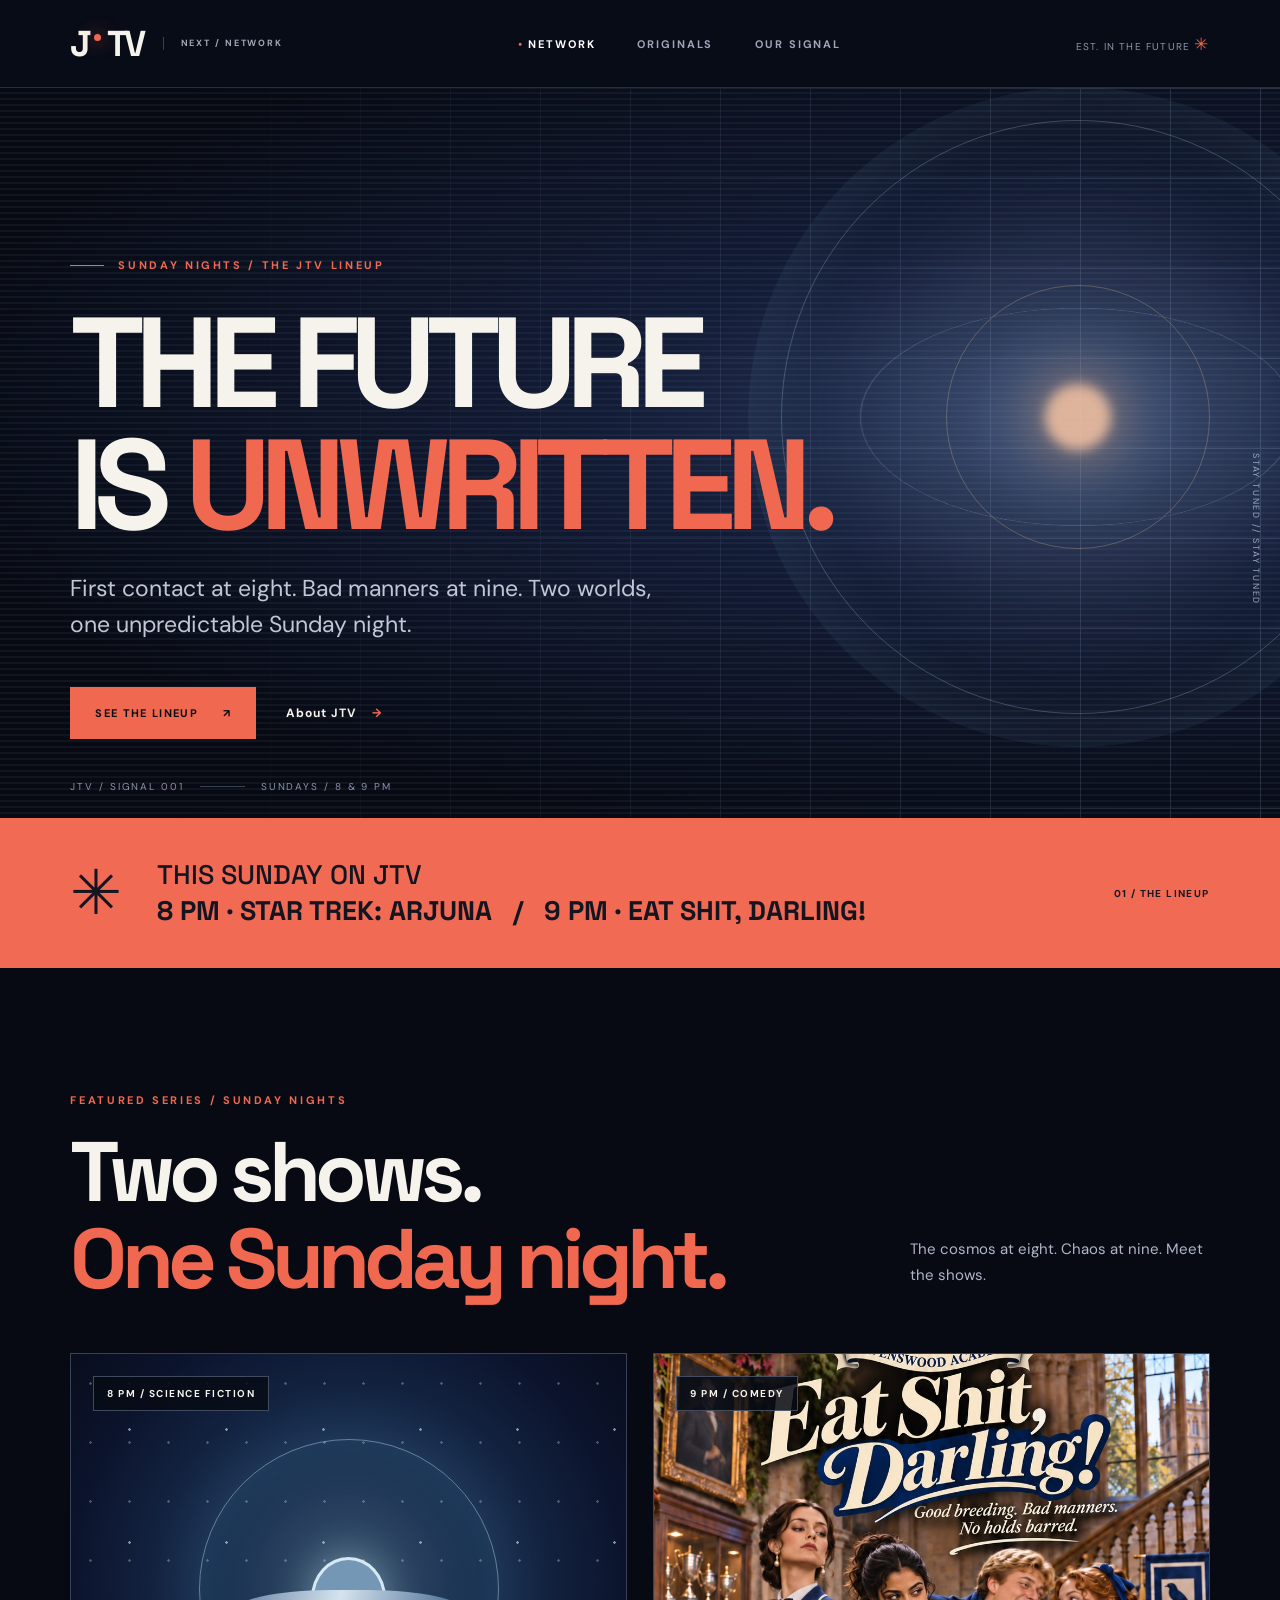
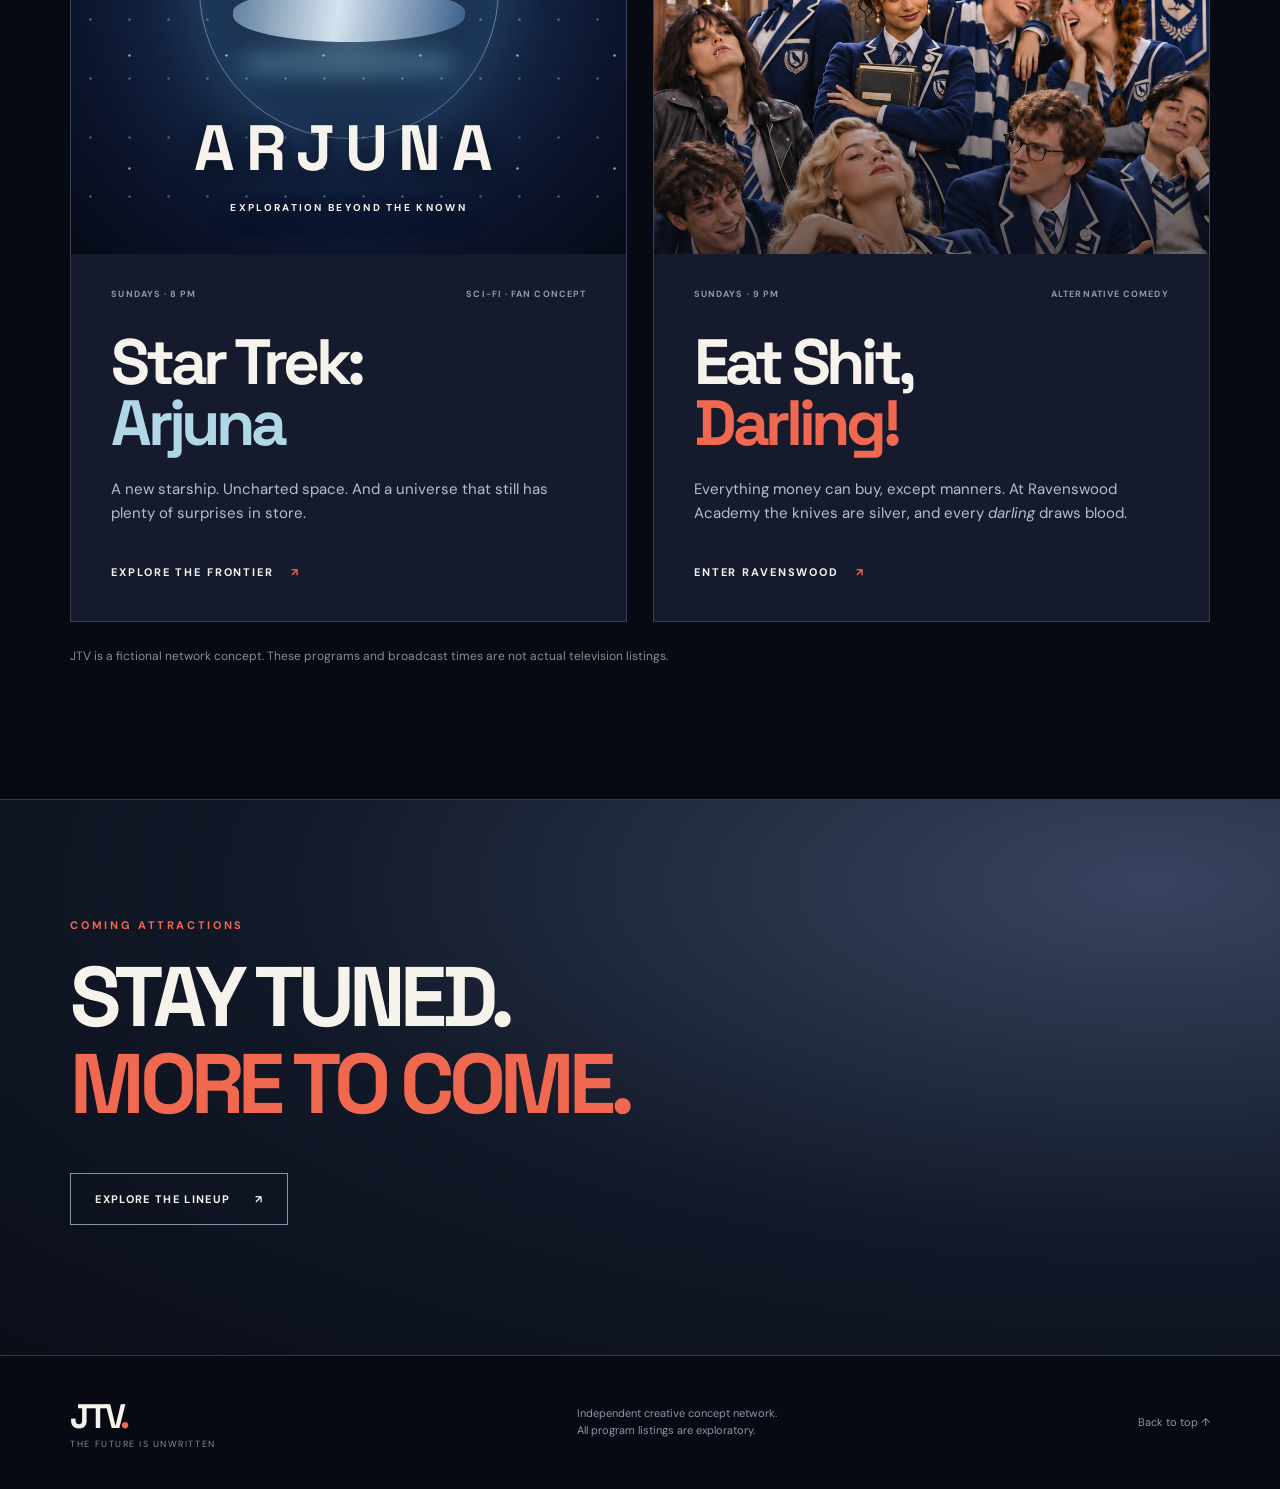
<file: index.html>
<!doctype html>
<html lang="en">
<head>
  <meta charset="utf-8">
  <meta name="viewport" content="width=device-width, initial-scale=1">
  <meta name="theme-color" content="#070a13">
  <meta name="description" content="Explore the JTV Sunday lineup: Star Trek: Arjuna at eight and Eat Shit, Darling! at nine.">
  <title>JTV | The Future Is Unwritten</title>
  <link rel="stylesheet" href="assets/styles.css">
  <script src="assets/site.js" defer></script>
</head>
<body class="home-page">
  <a class="skip-link" href="#main">Skip to content</a>
  <header class="site-header">
    <a href="index.html" class="brand" aria-label="JTV home"><span class="brand-symbol">J<span class="signal-dot"></span>TV</span><span class="brand-sub">NEXT / NETWORK</span></a>
    <button class="menu-toggle" aria-expanded="false" aria-controls="site-nav" type="button" aria-label="Toggle navigation"><span></span><span></span><span></span></button>
    <nav class="site-nav" id="site-nav" aria-label="Main navigation">
      <a class="active" href="index.html" aria-current="page">Network</a>
      <a href="#shows">Originals</a>
      <a href="about.html">Our signal</a>
    </nav>
    <span class="header-index">EST. IN THE FUTURE <span class="small-star">✳</span></span>
  </header>
  <main id="main">
    <section class="hero" aria-labelledby="hero-title">
      <div class="hero-grid" aria-hidden="true"></div>
      <div class="hero-noise" aria-hidden="true"></div>
      <div class="hero-beacon" aria-hidden="true"><div class="beacon-orbit orbit-one"></div><div class="beacon-orbit orbit-two"></div><div class="beacon-orbit orbit-three"></div><div class="beacon-core"></div><span class="beacon-crosshair crosshair-a"></span><span class="beacon-crosshair crosshair-b"></span></div>
      <div class="hero-content wrap">
        <div class="eyebrow"><span class="eyebrow-line"></span> SUNDAY NIGHTS / THE JTV LINEUP</div>
        <h1 id="hero-title">THE FUTURE<br>IS <em>UNWRITTEN.</em></h1>
        <p>First contact at eight. Bad manners at nine. Two worlds, one unpredictable Sunday night.</p>
        <div class="hero-actions"><a class="button button-primary" href="#shows">See the lineup <span aria-hidden="true">↗</span></a><a class="text-link" href="about.html">About JTV <span aria-hidden="true">→</span></a></div>
        <div class="hero-bottom"><span>JTV / SIGNAL 001</span><span class="hero-rule"></span><span>SUNDAYS / 8 &amp; 9 PM</span></div>
      </div>
      <div class="hero-side-note" aria-hidden="true">STAY TUNED // STAY TUNED</div>
    </section>
    <section class="manifesto-strip" aria-label="Sunday night schedule"><div class="wrap manifesto-inner"><span class="asterisk" aria-hidden="true">✳</span><p>THIS SUNDAY ON JTV<br><strong>8 PM · STAR TREK: ARJUNA &nbsp; / &nbsp; 9 PM · EAT SHIT, DARLING!</strong></p><span class="strip-index">01 / THE LINEUP</span></div></section>
    <section id="shows" class="shows-section wrap" aria-labelledby="shows-title">
      <div class="section-heading"><div><p class="section-kicker">FEATURED SERIES <span> / SUNDAY NIGHTS</span></p><h2 id="shows-title">Two shows.<br><em>One Sunday night.</em></h2></div><p class="section-intro">The cosmos at eight. Chaos at nine. Meet the shows.</p></div>
      <div class="show-grid">
        <article class="show-card arjuna-card"><a class="show-art arjuna-art" href="shows/star-trek-arjuna/" aria-label="Explore Star Trek: Arjuna"><div class="stars stars-near" aria-hidden="true"></div><div class="stars stars-far" aria-hidden="true"></div><div class="arjuna-halo" aria-hidden="true"></div><div class="arjuna-vessel" aria-hidden="true"><span class="vessel-top"></span><span class="vessel-body"></span><span class="vessel-trail"></span></div><span class="arjuna-art-title">ARJUNA<span>EXPLORATION BEYOND THE KNOWN</span></span><span class="show-flag">8 PM / SCIENCE FICTION</span></a><div class="show-content"><div class="show-meta"><span>SUNDAYS · 8 PM</span><span>SCI-FI · FAN CONCEPT</span></div><h3><a href="shows/star-trek-arjuna/">Star Trek:<br><em>Arjuna</em></a></h3><p>A new starship. Uncharted space. And a universe that still has plenty of surprises in store.</p><a class="show-cta" href="shows/star-trek-arjuna/">Explore the frontier <span aria-hidden="true">↗</span></a></div></article>
        <article class="show-card sitcom-card"><a class="show-art" href="shows/eat-shit-darling/" aria-label="Explore Eat Shit, Darling!"><img src="assets/images/eat-shit-darling-poster.jpg" alt="Poster for Eat Shit, Darling! Eight Ravenswood Academy students in navy blazers lounge in a gothic hall beneath the raven crest; a blonde sprawls across a leather Chesterfield, a boy holds a playing card marked with a bomb, and a marble bust looks on. Sundays at 9 on JTV." width="1024" height="1536" loading="lazy"><span class="show-image-overlay"></span><span class="show-flag">9 PM / COMEDY</span></a><div class="show-content"><div class="show-meta"><span>SUNDAYS · 9 PM</span><span>ALTERNATIVE COMEDY</span></div><h3><a href="shows/eat-shit-darling/">Eat Shit,<br><em>Darling!</em></a></h3><p>Everything money can buy, except manners. At Ravenswood Academy the knives are silver, and every <em>darling</em> draws blood.</p><a class="show-cta" href="shows/eat-shit-darling/">Enter Ravenswood <span aria-hidden="true">↗</span></a></div></article>
      </div>
      <p class="concept-note">JTV is a fictional network concept. These programs and broadcast times are not actual television listings.</p>
    </section>
    <section class="closing-band"><div class="closing-lines" aria-hidden="true"></div><div class="wrap closing-content"><p class="section-kicker">COMING ATTRACTIONS</p><h2>STAY TUNED.<br><em>MORE TO COME.</em></h2><a class="button button-outline" href="#shows">Explore the lineup <span aria-hidden="true">↗</span></a></div></section>
  </main>
  <footer class="site-footer"><div class="wrap footer-inner"><div><strong>JTV<span class="footer-period">.</span></strong><small>THE FUTURE IS UNWRITTEN</small></div><p>Independent creative concept network. <br>All program listings are exploratory.</p><a href="#main">Back to top ↑</a></div></footer>
</body>
</html>
</file>
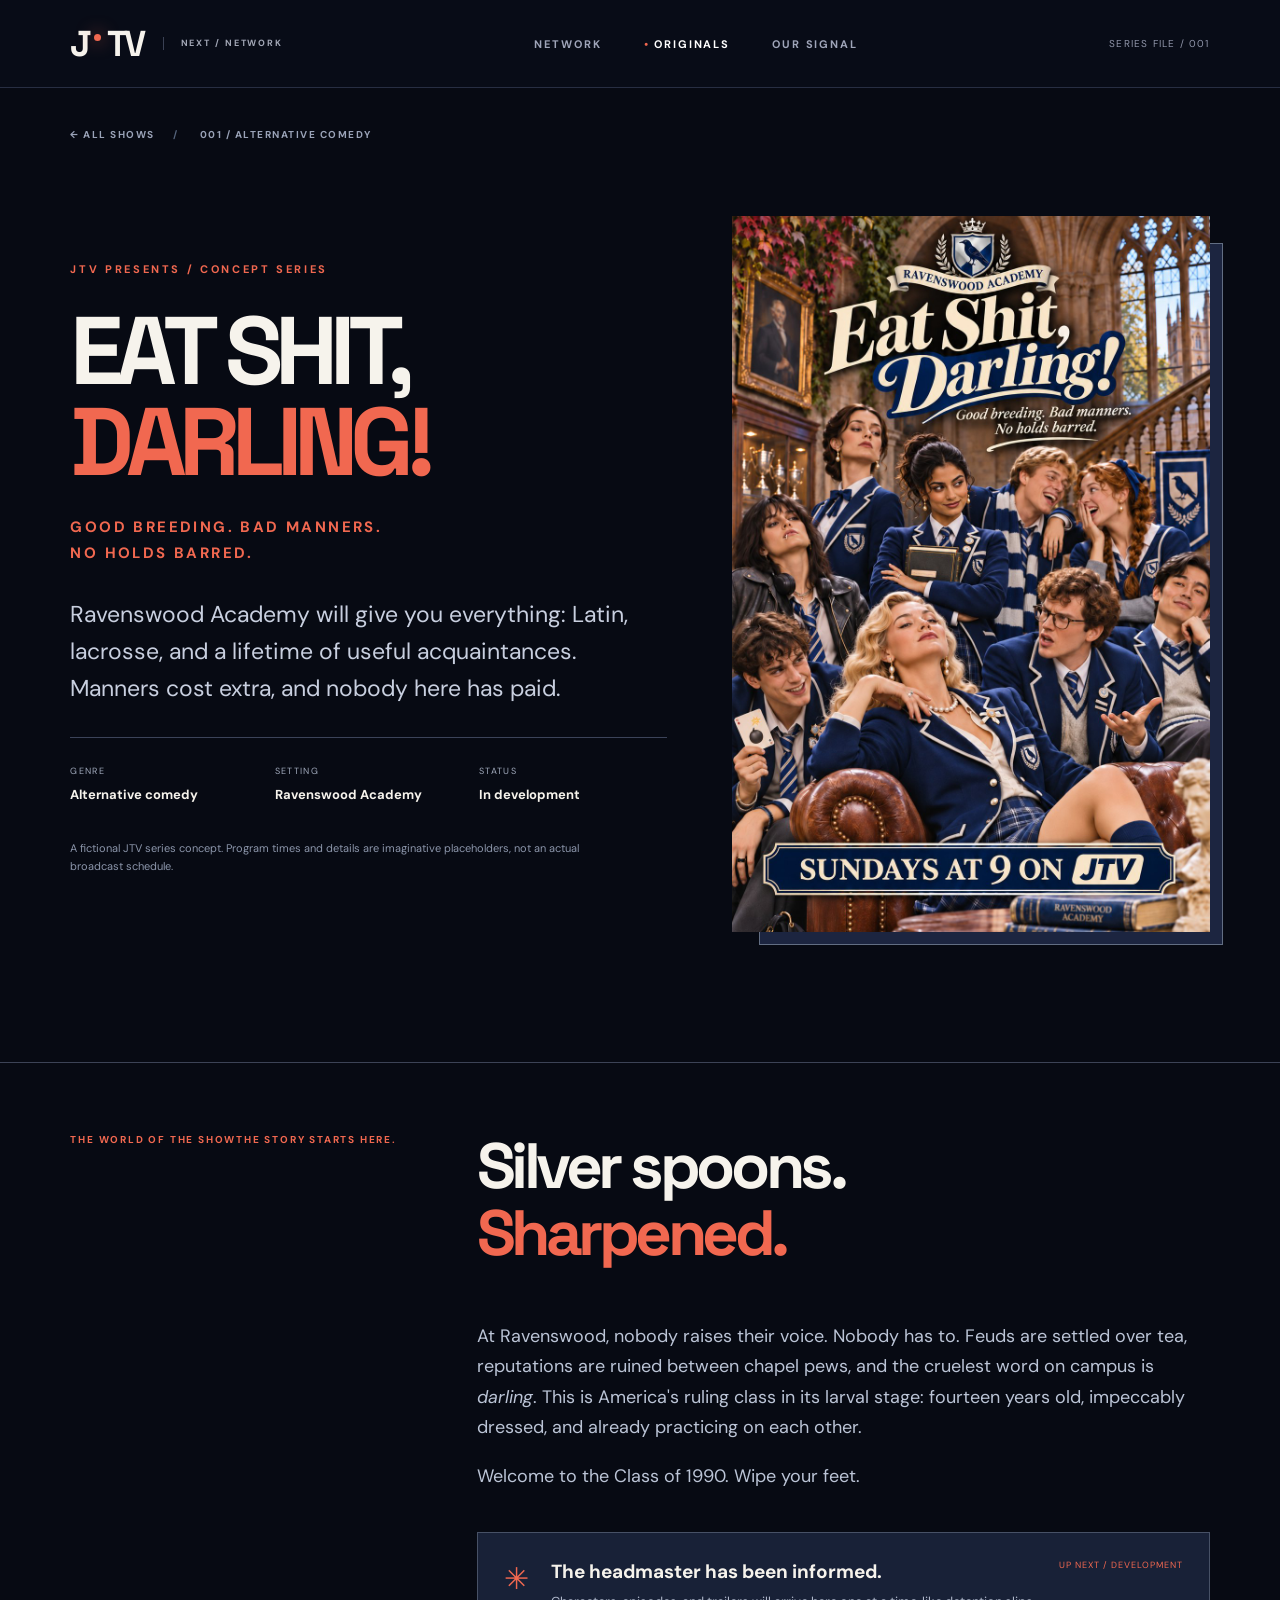
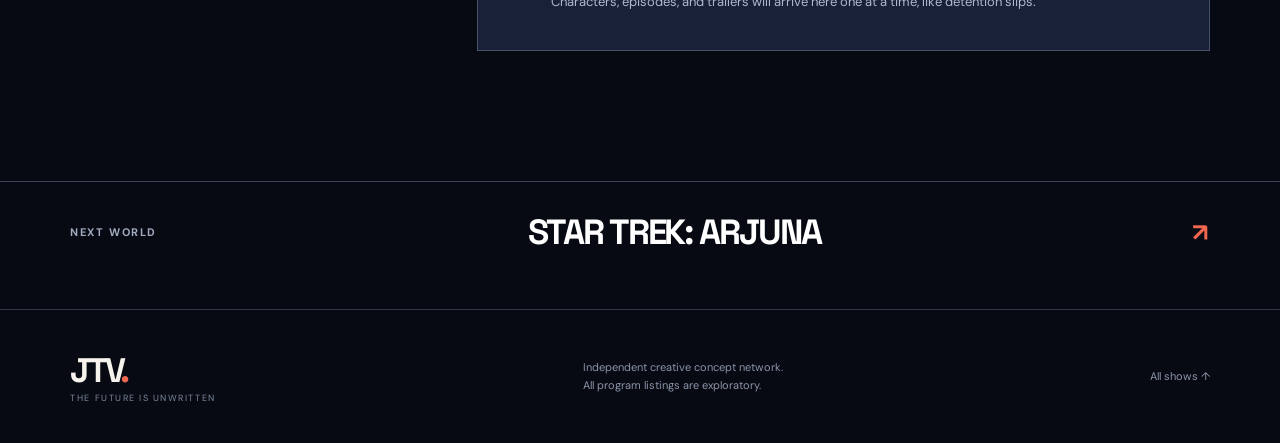
<file: shows/eat-shit-darling/index.html>
<!doctype html>
<html lang="en"><head><meta charset="utf-8"><meta name="viewport" content="width=device-width, initial-scale=1"><meta name="theme-color" content="#070a13"><meta name="description" content="Eat Shit, Darling! At Ravenswood Academy the knives are silver and every darling draws blood. A JTV comedy concept."><title>Eat Shit, Darling! | JTV</title><link rel="stylesheet" href="../../assets/styles.css"><script src="../../assets/site.js" defer></script></head>
<body class="interior-page show-page sitcom-page"><a class="skip-link" href="#main">Skip to content</a><header class="site-header"><a href="../../index.html" class="brand" aria-label="JTV home"><span class="brand-symbol">J<span class="signal-dot"></span>TV</span><span class="brand-sub">NEXT / NETWORK</span></a><button class="menu-toggle" aria-expanded="false" aria-controls="site-nav" type="button" aria-label="Toggle navigation"><span></span><span></span><span></span></button><nav class="site-nav" id="site-nav" aria-label="Main navigation"><a href="../../index.html">Network</a><a class="active" href="../../index.html#shows">Originals</a><a href="../../about.html">Our signal</a></nav><span class="header-index">SERIES FILE / 001</span></header>
<main id="main"><div class="breadcrumb wrap"><a href="../../index.html#shows">← ALL SHOWS</a><span>/</span> 001 / ALTERNATIVE COMEDY</div><section class="show-detail wrap"><div class="show-detail-copy"><p class="section-kicker">JTV PRESENTS / CONCEPT SERIES</p><h1>EAT SHIT,<br><em>DARLING!</em></h1><p class="show-tagline">GOOD BREEDING. BAD MANNERS.<br>NO HOLDS BARRED.</p><p class="show-logline">Ravenswood Academy will give you everything: Latin, lacrosse, and a lifetime of useful acquaintances. Manners cost extra, and nobody here has paid.</p><div class="show-facts"><div><span>GENRE</span><strong>Alternative comedy</strong></div><div><span>SETTING</span><strong>Ravenswood Academy</strong></div><div><span>STATUS</span><strong>In development</strong></div></div><p class="program-note">A fictional JTV series concept. Program times and details are imaginative placeholders, not an actual broadcast schedule.</p></div><div class="detail-poster"><img src="../../assets/images/eat-shit-darling-poster.jpg" alt="Poster for Eat Shit, Darling! Eight Ravenswood Academy students in navy blazers lounge in a gothic hall beneath the raven crest; a blonde sprawls across a leather Chesterfield, a boy holds a playing card marked with a bomb, and a marble bust looks on. Sundays at 9 on JTV." width="1024" height="1536"></div></section>
<section class="dossier-section wrap"><div class="dossier-label"><span>THE WORLD OF THE SHOW</span><strong>THE STORY STARTS HERE.</strong></div><div class="dossier-content"><h2>Silver spoons.<br><em>Sharpened.</em></h2><p>At Ravenswood, nobody raises their voice. Nobody has to. Feuds are settled over tea, reputations are ruined between chapel pews, and the cruelest word on campus is <em>darling</em>. This is America's ruling class in its larval stage: fourteen years old, impeccably dressed, and already practicing on each other.</p><p>Welcome to the Class of 1990. Wipe your feet.</p><div class="coming-panel"><span class="panel-tick">✳</span><div><h3>The headmaster has been informed.</h3><p>Characters, episodes, and trailers will arrive here one at a time, like detention slips.</p></div><span class="panel-tag">UP NEXT / DEVELOPMENT</span></div></div></section><nav class="next-program wrap" aria-label="More shows"><a href="../star-trek-arjuna/">NEXT WORLD <strong>STAR TREK: ARJUNA</strong> <span aria-hidden="true">↗</span></a></nav></main>
<footer class="site-footer"><div class="wrap footer-inner"><div><strong>JTV<span class="footer-period">.</span></strong><small>THE FUTURE IS UNWRITTEN</small></div><p>Independent creative concept network. <br>All program listings are exploratory.</p><a href="../../index.html#shows">All shows ↑</a></div></footer></body></html>
</file>
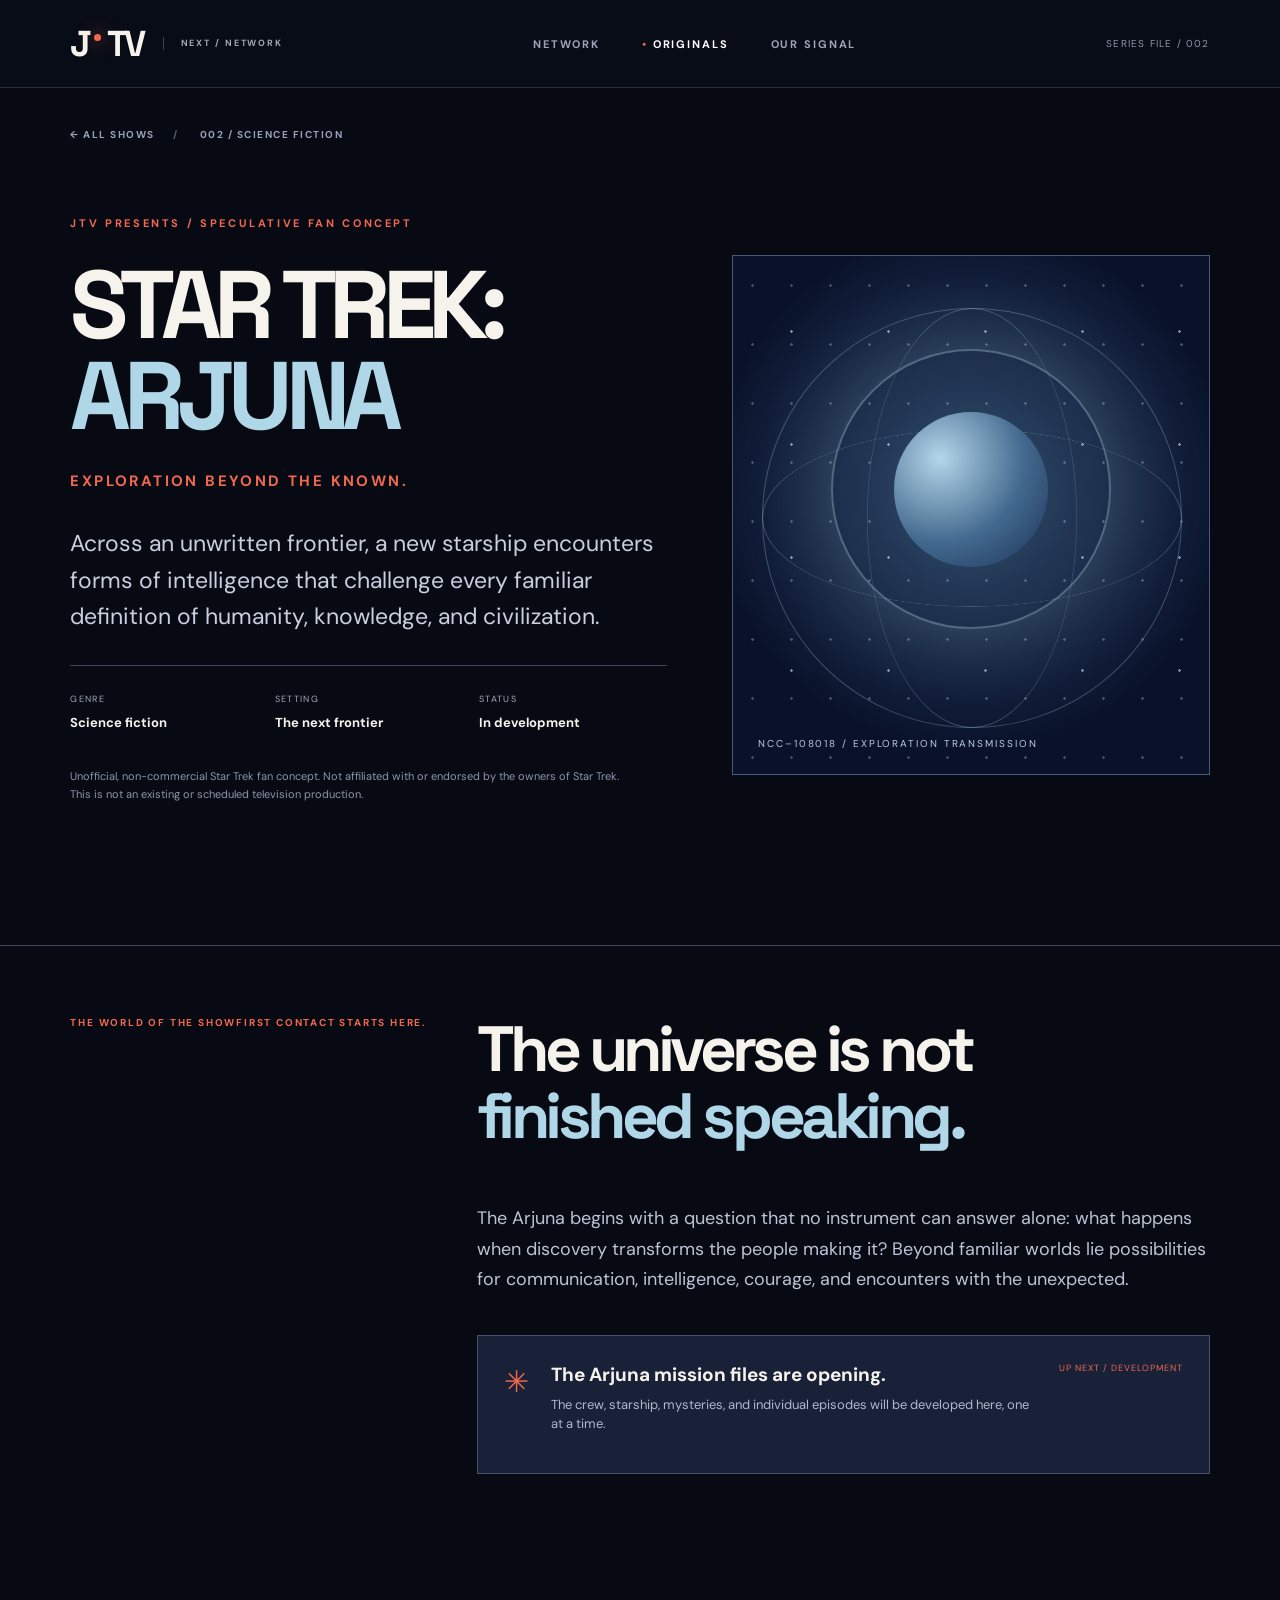
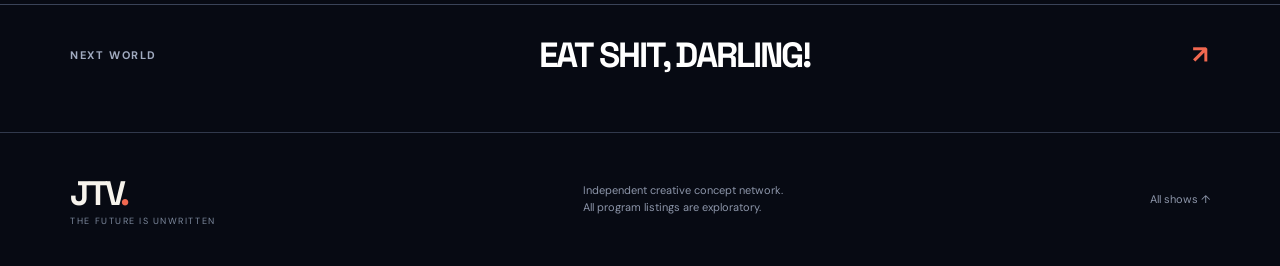
<file: shows/star-trek-arjuna/index.html>
<!doctype html>
<html lang="en"><head><meta charset="utf-8"><meta name="viewport" content="width=device-width, initial-scale=1"><meta name="theme-color" content="#070a13"><meta name="description" content="Star Trek: Arjuna, an unofficial exploratory science-fiction fan concept at JTV."><title>Star Trek: Arjuna | JTV</title><link rel="stylesheet" href="../../assets/styles.css"><script src="../../assets/site.js" defer></script></head>
<body class="interior-page show-page arjuna-page"><a class="skip-link" href="#main">Skip to content</a><header class="site-header"><a href="../../index.html" class="brand" aria-label="JTV home"><span class="brand-symbol">J<span class="signal-dot"></span>TV</span><span class="brand-sub">NEXT / NETWORK</span></a><button class="menu-toggle" aria-expanded="false" aria-controls="site-nav" type="button" aria-label="Toggle navigation"><span></span><span></span><span></span></button><nav class="site-nav" id="site-nav" aria-label="Main navigation"><a href="../../index.html">Network</a><a class="active" href="../../index.html#shows">Originals</a><a href="../../about.html">Our signal</a></nav><span class="header-index">SERIES FILE / 002</span></header>
<main id="main"><div class="breadcrumb wrap"><a href="../../index.html#shows">← ALL SHOWS</a><span>/</span> 002 / SCIENCE FICTION</div><section class="show-detail wrap"><div class="show-detail-copy"><p class="section-kicker">JTV PRESENTS / SPECULATIVE FAN CONCEPT</p><h1>STAR TREK:<br><em>ARJUNA</em></h1><p class="show-tagline">EXPLORATION BEYOND THE KNOWN.</p><p class="show-logline">Across an unwritten frontier, a new starship encounters forms of intelligence that challenge every familiar definition of humanity, knowledge, and civilization.</p><div class="show-facts"><div><span>GENRE</span><strong>Science fiction</strong></div><div><span>SETTING</span><strong>The next frontier</strong></div><div><span>STATUS</span><strong>In development</strong></div></div><p class="program-note">Unofficial, non-commercial Star Trek fan concept. Not affiliated with or endorsed by the owners of Star Trek. This is not an existing or scheduled television production.</p></div><div class="detail-cosmos"><div class="stars stars-near"></div><div class="stars stars-far"></div><div class="cosmos-rings"><i></i><i></i><i></i></div><div class="cosmos-disc"></div><span class="cosmos-caption">NCC–108018 / EXPLORATION TRANSMISSION</span></div></section>
<section class="dossier-section wrap"><div class="dossier-label"><span>THE WORLD OF THE SHOW</span><strong>FIRST CONTACT STARTS HERE.</strong></div><div class="dossier-content"><h2>The universe is not<br><em>finished speaking.</em></h2><p>The Arjuna begins with a question that no instrument can answer alone: what happens when discovery transforms the people making it? Beyond familiar worlds lie possibilities for communication, intelligence, courage, and encounters with the unexpected.</p><div class="coming-panel"><span class="panel-tick">✳</span><div><h3>The Arjuna mission files are opening.</h3><p>The crew, starship, mysteries, and individual episodes will be developed here, one at a time.</p></div><span class="panel-tag">UP NEXT / DEVELOPMENT</span></div></div></section><nav class="next-program wrap" aria-label="More shows"><a href="../eat-shit-darling/">NEXT WORLD <strong>EAT SHIT, DARLING!</strong> <span aria-hidden="true">↗</span></a></nav></main>
<footer class="site-footer"><div class="wrap footer-inner"><div><strong>JTV<span class="footer-period">.</span></strong><small>THE FUTURE IS UNWRITTEN</small></div><p>Independent creative concept network. <br>All program listings are exploratory.</p><a href="../../index.html#shows">All shows ↑</a></div></footer></body></html>
</file>
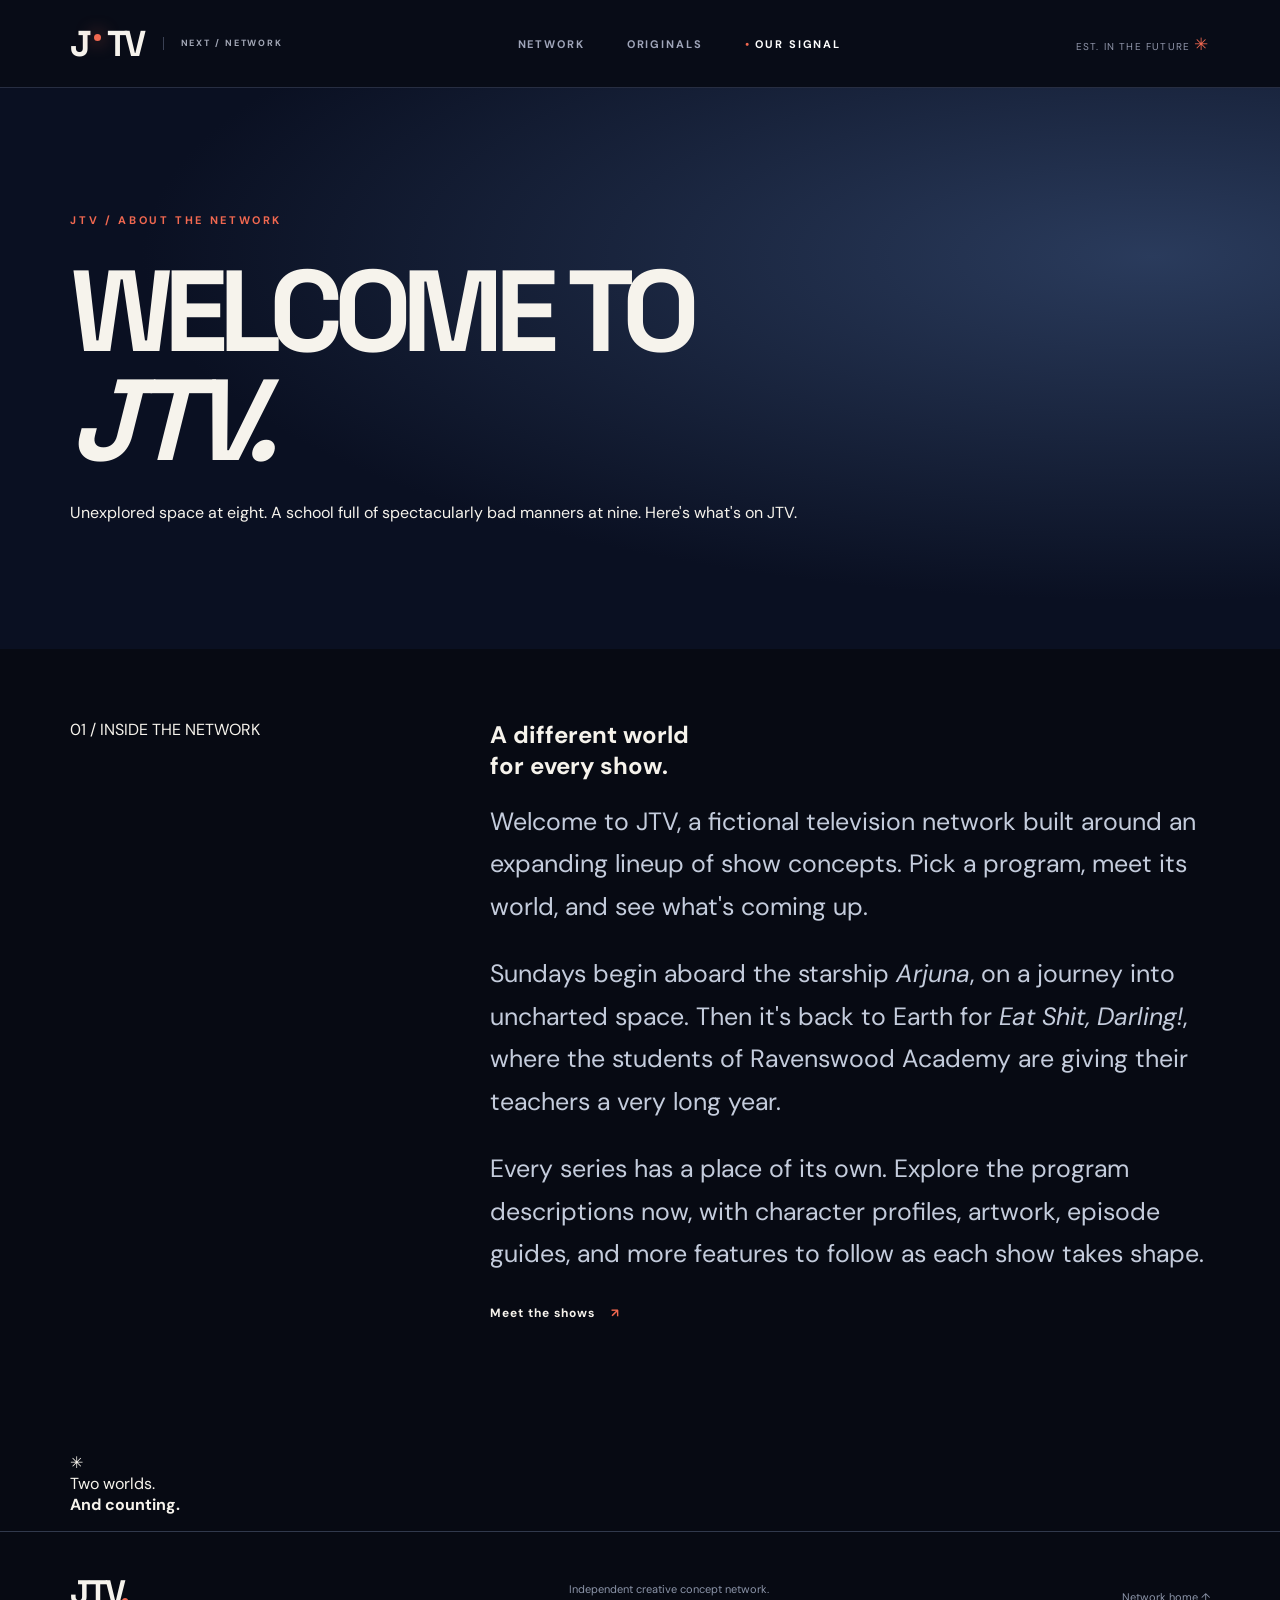
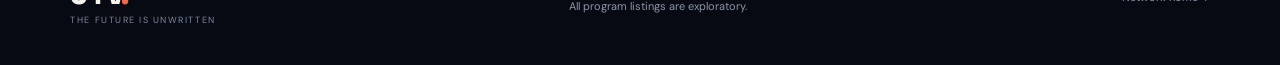
<file: about.html>
<!doctype html>
<html lang="en">
<head><meta charset="utf-8"><meta name="viewport" content="width=device-width, initial-scale=1"><meta name="theme-color" content="#070a13"><meta name="description" content="Meet JTV and explore its featured Sunday-night series."><title>About JTV | JTV</title><link rel="stylesheet" href="assets/styles.css"><script src="assets/site.js" defer></script></head>
<body class="interior-page about-page"><a class="skip-link" href="#main">Skip to content</a>
<header class="site-header"><a href="index.html" class="brand" aria-label="JTV home"><span class="brand-symbol">J<span class="signal-dot"></span>TV</span><span class="brand-sub">NEXT / NETWORK</span></a><button class="menu-toggle" aria-expanded="false" aria-controls="site-nav" type="button" aria-label="Toggle navigation"><span></span><span></span><span></span></button><nav class="site-nav" id="site-nav" aria-label="Main navigation"><a href="index.html">Network</a><a href="index.html#shows">Originals</a><a class="active" href="about.html" aria-current="page">Our signal</a></nav><span class="header-index">EST. IN THE FUTURE <span class="small-star">✳</span></span></header>
<main id="main"><section class="interior-hero wrap"><p class="section-kicker">JTV / ABOUT THE NETWORK</p><h1>WELCOME TO<br><em>JTV.</em></h1><p class="interior-deck">Unexplored space at eight. A school full of spectacularly bad manners at nine. Here's what's on JTV.</p></section><section class="about-columns wrap"><div class="about-number">01 / INSIDE THE NETWORK</div><div class="about-copy"><h2>A different world<br>for every show.</h2><p>Welcome to JTV, a fictional television network built around an expanding lineup of show concepts. Pick a program, meet its world, and see what's coming up.</p><p>Sundays begin aboard the starship <em>Arjuna</em>, on a journey into uncharted space. Then it's back to Earth for <em>Eat Shit, Darling!</em>, where the students of Ravenswood Academy are giving their teachers a very long year.</p><p>Every series has a place of its own. Explore the program descriptions now, with character profiles, artwork, episode guides, and more features to follow as each show takes shape.</p><a class="text-link" href="index.html#shows">Meet the shows <span aria-hidden="true">↗</span></a></div></section><section class="about-end wrap"><span class="asterisk" aria-hidden="true">✳</span><p>Two worlds.<br><strong>And counting.</strong></p></section></main><footer class="site-footer"><div class="wrap footer-inner"><div><strong>JTV<span class="footer-period">.</span></strong><small>THE FUTURE IS UNWRITTEN</small></div><p>Independent creative concept network. <br>All program listings are exploratory.</p><a href="index.html">Network home ↑</a></div></footer></body></html>
</file>
<file: assets/styles.css>
@import url('https://fonts.googleapis.com/css2?family=DM+Sans:wght@400;500;600;700&family=Space+Grotesk:wght@400;500;600;700&display=swap');
:root{--bg:#070a13;--bg2:#111626;--paper:#f6f3ec;--muted:#b0b6c7;--hot:#f16850;--aqua:#a7d5e1;--line:#3a4154;--pad:clamp(22px,5.5vw,84px)}
*{box-sizing:border-box}html{scroll-behavior:smooth}body{margin:0;background:var(--bg);color:var(--paper);font-family:'DM Sans',Arial,sans-serif;-webkit-font-smoothing:antialiased}a{color:inherit;text-decoration:none}a:hover{color:#fff}img{max-width:100%}button{font:inherit}::selection{background:var(--hot);color:var(--bg)}:focus-visible{outline:2px solid var(--hot);outline-offset:4px}.wrap{max-width:1330px;padding-inline:var(--pad);margin-inline:auto}.skip-link{position:absolute;top:-120px;left:20px;background:white;color:black;padding:12px;z-index:100}.skip-link:focus{top:10px}h1,h2,h3,p{margin-top:0}
.site-header{height:88px;padding:0 var(--pad);display:flex;align-items:center;justify-content:space-between;gap:24px;background:#080c17;border-bottom:1px solid #272e42;position:relative;z-index:10}.brand{display:flex;align-items:center;gap:20px;white-space:nowrap}.brand-symbol{font:700 36px/1 'Space Grotesk';letter-spacing:-.11em}.signal-dot{display:inline-block;width:7px;height:7px;background:var(--hot);margin:0 6px 15px;border-radius:50%;box-shadow:0 0 18px var(--hot)}.brand-sub{font-weight:700;font-size:9px;line-height:1.5;letter-spacing:.21em;color:#a3a8b7;border-left:1px solid var(--line);padding-left:17px}.site-nav{display:flex;align-items:center;gap:42px}.site-nav a{text-transform:uppercase;font-size:11px;letter-spacing:.17em;font-weight:700;color:#9fa5b9}.site-nav a.active,.site-nav a:hover{color:white}.site-nav a.active:before{content:'• ';color:var(--hot)}.header-index{font-size:10px;letter-spacing:.12em;color:#9197ab}.small-star{color:var(--hot);font-size:17px}.menu-toggle{display:none;background:none;border:0;padding:12px;cursor:pointer}.menu-toggle span{display:block;background:white;height:2px;width:24px;margin:5px 0}
.hero{min-height:730px;position:relative;overflow:hidden;background:radial-gradient(ellipse at 82% 45%,#29385b 0%,#131c36 30%,#070a13 76%);isolation:isolate}.hero-grid{position:absolute;inset:0;opacity:.16;background-image:linear-gradient(#c2d8ff 1px,transparent 1px),linear-gradient(90deg,#c2d8ff 1px,transparent 1px);background-size:90px 90px;mask-image:linear-gradient(90deg,transparent 10%,black 100%);z-index:-1}.hero-noise{position:absolute;inset:0;opacity:.17;background:repeating-linear-gradient(0deg,transparent,transparent 4px,#7186a5 5px,transparent 6px);z-index:-1}.hero-content{position:relative;padding-top:clamp(105px,14vw,170px);min-height:730px;display:flex;flex-direction:column;align-items:flex-start}.eyebrow,.section-kicker{font-size:11px;font-weight:700;letter-spacing:.24em;color:var(--hot);text-transform:uppercase}.eyebrow{display:flex;align-items:center;gap:14px}.eyebrow-line{width:34px;height:1px;background:var(--hot)}.hero h1,.interior-hero h1,.show-detail h1{font:700 clamp(65px,10vw,152px)/.95 'Space Grotesk',sans-serif;letter-spacing:-.08em;margin:30px 0 26px}.hero h1 em,.section-heading h2 em,.closing-content h2 em,.show-detail h1 em{font-style:normal;color:var(--hot)}.hero-content>p{font-size:clamp(17px,2vw,23px);max-width:590px;line-height:1.55;color:#c2c7d7}.hero-actions{display:flex;gap:30px;align-items:center;margin-top:22px}.button{font-size:11px;font-weight:700;text-transform:uppercase;letter-spacing:.12em;padding:18px 24px;display:inline-flex;gap:25px;align-items:center;border:1px solid transparent}.button-primary{background:var(--hot);color:#090b12}.button:hover{transform:translateY(-2px)}.button-outline{border-color:#8c93a7}.text-link{font-size:12px;font-weight:700;letter-spacing:.08em}.text-link span{padding-left:12px;color:var(--hot)}.hero-bottom{margin-top:auto;padding:25px 0;display:flex;gap:16px;align-items:center;color:#8a93a9;font-size:10px;letter-spacing:.19em}.hero-rule{width:45px;height:1px;background:var(--line)}.hero-side-note{position:absolute;right:18px;top:50%;writing-mode:vertical-rl;font-size:9px;letter-spacing:.2em;color:#98adc3}.hero-beacon{position:absolute;width:660px;height:660px;border-radius:50%;top:45%;right:-10%;transform:translateY(-50%);background:radial-gradient(circle,#f1c2a840 0 2%,#bed6ec60 2% 3%,#4b7db344 3% 4%,transparent 25%),radial-gradient(circle,#b1c9eb25 20%,transparent 60%);box-shadow:inset 0 0 110px #7dacc52c;opacity:.9}.beacon-orbit{position:absolute;border:1px solid #a6badc55;border-radius:50%;inset:5%}.orbit-two{inset:17%;transform:rotateX(60deg) rotate(25deg)}.orbit-three{inset:30%;border-color:#e2bb9255}.beacon-core{position:absolute;inset:45%;background:#f3c2a4;border-radius:50%;filter:blur(6px);box-shadow:0 0 65px #f1a570}.beacon-crosshair{display:none}
.manifesto-strip{background:#f16a54;color:#131521}.manifesto-inner{min-height:150px;display:flex;align-items:center;gap:35px}.manifesto-inner .asterisk{font-size:62px;line-height:1}.manifesto-inner p{font:500 clamp(18px,2.1vw,28px)/1.35 'Space Grotesk';margin:0}.manifesto-inner strong{font-weight:700}.strip-index{margin-left:auto;font-size:10px;font-weight:700;white-space:nowrap;letter-spacing:.14em}
.shows-section{padding-top:125px;padding-bottom:135px}.section-heading{display:flex;justify-content:space-between;align-items:flex-end;gap:40px;margin-bottom:50px}.section-heading h2,.closing-content h2{font:700 clamp(48px,6.6vw,89px)/1.03 'Space Grotesk';letter-spacing:-.068em;margin:22px 0 0}.section-intro{max-width:300px;color:#aeb6c8;line-height:1.7;font-size:15px}.show-grid{display:grid;grid-template-columns:1fr 1fr;gap:26px}.show-card{background:#151b2c;border:1px solid #384156;min-width:0;overflow:hidden}.show-art{position:relative;display:block;height:500px;overflow:hidden;background:#25354e}.show-art>img{width:100%;height:100%;object-fit:cover}.show-flag{position:absolute;top:22px;left:22px;background:#060b15d9;border:1px solid #71809c8a;padding:10px 13px;font-size:10px;font-weight:700;letter-spacing:.15em;z-index:2}.show-image-overlay{position:absolute;inset:50% 0 0;background:linear-gradient(transparent,#070a1390);pointer-events:none}.poster-placeholder{height:100%;width:100%;display:flex;flex-direction:column;justify-content:center;align-items:center;text-align:center;padding:30px;background:radial-gradient(ellipse at 75% 15%,#536991,#172746 58%,#0a1026);border:10px solid #29395b}.poster-placeholder:before{content:'♛';font-size:64px;color:#e3c79d}.poster-placeholder span{color:#d6d7e9;letter-spacing:.28em;font:700 11px 'Space Grotesk';margin:25px 0 20px}.poster-placeholder strong{font:italic 700 clamp(42px,5vw,80px)/.92 Georgia,serif;color:#fff1d6;text-shadow:0 5px 25px #070a13}.poster-placeholder small{margin-top:28px;color:#f3dfbd;letter-spacing:.11em;line-height:1.6;font-size:11px}.show-content{padding:34px 40px 42px;min-height:350px;display:flex;flex-direction:column}.show-meta{display:flex;justify-content:space-between;gap:12px;color:#9199ac;font-size:9px;font-weight:700;letter-spacing:.12em}.show-content h3{font:700 clamp(43px,5vw,72px)/.96 'Space Grotesk';letter-spacing:-.068em;margin:32px 0 22px}.show-content h3 em{font-style:normal;color:var(--hot)}.show-content p{color:#b5bed0;line-height:1.6;font-size:15px;max-width:480px}.show-cta{color:var(--paper);margin-top:auto;text-transform:uppercase;font-size:11px;font-weight:700;letter-spacing:.17em;padding-top:25px}.show-cta span{color:var(--hot);margin-left:12px}.arjuna-art{background:radial-gradient(ellipse at 50% 45%,#39536e 0%,#172d4d 35%,#0c142d 70%,#060b16 100%)}.stars{position:absolute;inset:0;background-image:radial-gradient(circle,#e5faff 1px,transparent 1.5px);background-size:39px 59px;opacity:.28}.stars-far{background-size:97px 113px;opacity:.55;transform:translate(10px,19px)}.arjuna-halo{position:absolute;width:300px;height:300px;top:35%;left:50%;border-radius:50%;transform:translate(-50%,-30%);border:1px solid #b8d5ef80;box-shadow:inset 0 0 55px #7bd1f62a,0 0 70px #92caff24}.arjuna-vessel{position:absolute;top:45%;left:50%;width:290px;height:150px;transform:translate(-50%,-30%)}.vessel-body{position:absolute;inset:37% 10% 28%;background:linear-gradient(100deg,#607e9f,#d5e3ee 45%,#3b5f89);border-radius:50% 50% 60% 60%}.vessel-top{position:absolute;inset:15% 37% 30%;border:3px solid #d6e8f3;background:#7597b6;border-radius:50%;box-shadow:0 0 40px #bce4ef70}.vessel-trail{position:absolute;width:72%;height:8px;top:84%;left:14%;background:#7abfd7;filter:blur(12px)}.arjuna-art-title{position:absolute;left:0;right:0;bottom:40px;text-align:center;font:700 clamp(42px,5vw,74px) 'Space Grotesk';letter-spacing:.16em;text-shadow:0 8px 20px #09101f}.arjuna-art-title span{display:block;font:700 10px 'DM Sans';letter-spacing:.23em;margin-top:12px}.arjuna-card h3 em{color:#b0d7e8}.concept-note{color:#848da2;font-size:12px;margin:26px 0 0}
.closing-band{background:radial-gradient(ellipse at 90% 15%,#384460,#111827 55%,#0a0e19);border-top:1px solid #303b4d}.closing-content{padding-top:118px;padding-bottom:130px}.closing-content h2{margin:22px 0 45px}.site-footer{background:#070a13;border-top:1px solid #31394c}.footer-inner{display:flex;justify-content:space-between;align-items:center;gap:35px;padding-top:39px;padding-bottom:39px}.footer-inner strong{font:700 34px 'Space Grotesk';letter-spacing:-.1em}.footer-period{color:var(--hot)}.footer-inner small{display:block;color:#7d899d;font-size:9px;letter-spacing:.17em}.footer-inner p,.footer-inner a{color:#8c95a9;font-size:11px;line-height:1.6;margin:0}
.interior-hero{padding-top:125px;padding-bottom:110px;background:radial-gradient(ellipse at 90% 30%,#2a3b5c,#0a1022 62%)}.interior-hero h1{font-size:clamp(62px,9vw,138px)}.interior-hero>div>p:not(.section-kicker){max-width:750px;font-size:20px;line-height:1.7;color:#bfc7da}.about-columns{display:grid;grid-template-columns:1fr 2fr;gap:60px;padding-top:70px;padding-bottom:130px}.about-label,.dossier-label{color:var(--hot);font-size:10px;font-weight:700;letter-spacing:.18em}.about-copy p{font-size:clamp(18px,2vw,25px);line-height:1.7;color:#c4ccdc}.about-copy p:first-child{color:#fff}.breadcrumb{padding-top:40px;color:#9aa3b8;font-size:10px;letter-spacing:.15em;font-weight:700}.breadcrumb a:hover{color:var(--hot)}.breadcrumb span{margin:0 18px;color:#55647c}.show-detail{display:grid;grid-template-columns:1fr .8fr;gap:65px;align-items:center;padding-top:75px;padding-bottom:130px}.show-detail h1{font-size:clamp(58px,7.5vw,116px);margin-bottom:27px}.show-tagline{color:var(--hot);font-size:15px;font-weight:700;letter-spacing:.16em;line-height:1.7}.show-logline{font-size:clamp(17px,2vw,23px);line-height:1.6;color:#c8cfdf;margin:30px 0}.show-facts{display:grid;grid-template-columns:repeat(3,1fr);gap:16px;border-top:1px solid #3b4359;padding-top:27px;margin-top:30px}.show-facts div{display:flex;flex-direction:column;gap:9px}.show-facts span{font-size:9px;letter-spacing:.15em;color:#a1aabc}.show-facts strong{font-size:13px}.program-note{font-size:11px;line-height:1.65;color:#8c96ab;max-width:560px;margin-top:36px}.detail-poster{min-height:460px;box-shadow:20px 20px 0 -8px #1c2540,20px 20px 0 -7px #626e83}.detail-poster .poster-placeholder{min-height:540px}.dossier-section{border-top:1px solid #3c4356;display:grid;grid-template-columns:1fr 2fr;gap:40px;padding-top:70px;padding-bottom:130px}.dossier-content h2{font:700 clamp(40px,5vw,68px)/1.05 'Space Grotesk';letter-spacing:-.07em}.dossier-content h2 em{font-style:normal;color:var(--hot)}.dossier-content>p{font-size:18px;line-height:1.7;color:#bbc4d6}.coming-panel{margin-top:40px;display:flex;gap:22px;padding:26px;background:#182137;border:1px solid #475166}.panel-tick{color:var(--hot);font-size:30px}.coming-panel h3{font-size:19px;margin-bottom:8px}.coming-panel p{font-size:13px;line-height:1.5;color:#afb8cb}.panel-tag{margin-left:auto;color:var(--hot);font-size:9px;letter-spacing:.11em;white-space:nowrap}.next-program{border-top:1px solid #3a4358;padding-top:28px;padding-bottom:55px}.next-program a{display:flex;justify-content:space-between;align-items:center;gap:15px;color:#a1abc0;letter-spacing:.14em;font-size:11px;font-weight:700}.next-program strong{font:700 clamp(22px,3vw,35px) 'Space Grotesk';color:#fff;letter-spacing:-.06em}.next-program span{font-size:25px;color:var(--hot)}.detail-cosmos{min-height:520px;position:relative;background:radial-gradient(circle at 50% 45%,#324f70,#0a122b 70%);overflow:hidden;border:1px solid #455c79}.cosmos-disc{position:absolute;top:45%;left:50%;transform:translate(-50%,-50%);width:280px;height:280px;border:2px solid #b9ddea55;border-radius:50%;box-shadow:0 0 90px #b0def034}.cosmos-disc:before{content:'';position:absolute;inset:22%;background:radial-gradient(circle at 30% 30%,#b3d6e9,#43698e 55%,#1b3157);border-radius:50%}.cosmos-rings i{position:absolute;width:420px;height:420px;top:10%;left:6%;border:1px solid #9ebdd855;border-radius:50%;transform:rotateX(65deg)}.cosmos-rings i:nth-child(2){transform:rotateY(60deg)}.cosmos-rings i:nth-child(3){transform:rotate(70deg)}.cosmos-caption{position:absolute;bottom:24px;left:25px;color:#bacce4;letter-spacing:.19em;font-size:10px}.arjuna-page .show-detail h1 em,.arjuna-page .dossier-content h2 em{color:#b0d7e8}
@media(max-width:1100px){.header-index{display:none}.hero-beacon{right:-25%}.panel-tag{display:none}}@media(max-width:800px){.site-header{height:72px}.brand-symbol{font-size:28px}.menu-toggle{display:block;margin-left:auto}.site-nav{position:absolute;left:0;right:0;top:72px;background:#0a1020;display:none;flex-direction:column;align-items:flex-start;padding:24px var(--pad);gap:24px;border-bottom:1px solid var(--line)}.site-nav.is-open{display:flex}.hero,.hero-content{min-height:670px}.hero-beacon{opacity:.38;right:-55%;width:530px;height:530px}.hero h1{font-size:clamp(53px,12vw,100px)}.hero-side-note{display:none}.hero-content{padding-top:100px}.section-heading,.footer-inner{flex-direction:column;align-items:flex-start}.show-grid,.about-columns,.show-detail,.dossier-section{grid-template-columns:1fr}.show-art{height:480px}.interior-hero{padding-top:85px;padding-bottom:75px}.show-detail{gap:50px}.show-detail h1{font-size:clamp(56px,10vw,90px)}.show-content{min-height:325px}.footer-inner p{order:3}.section-heading h2{font-size:clamp(40px,9vw,70px)}.closing-content h2{font-size:clamp(43px,8vw,75px)}}@media(max-width:480px){.brand-sub{display:none}.hero{min-height:690px}.hero-actions{flex-direction:column;align-items:flex-start}.hero-content>p{font-size:17px}.hero-bottom{font-size:8px}.manifesto-inner{gap:15px;padding-block:30px}.manifesto-inner .asterisk{font-size:35px}.strip-index{display:none}.shows-section{padding-top:80px;padding-bottom:85px}.show-art{height:370px}.show-content{padding:26px}.show-content h3{font-size:51px}.show-facts{grid-template-columns:1fr 1fr}.detail-poster .poster-placeholder{min-height:390px}.dossier-section{padding-bottom:80px}.closing-content{padding-top:90px;padding-bottom:100px}}@media(prefers-reduced-motion:reduce){html{scroll-behavior:auto}}
.show-art>img{object-position:50% 22%}.detail-poster>img{display:block;width:100%;height:auto}
</file>
